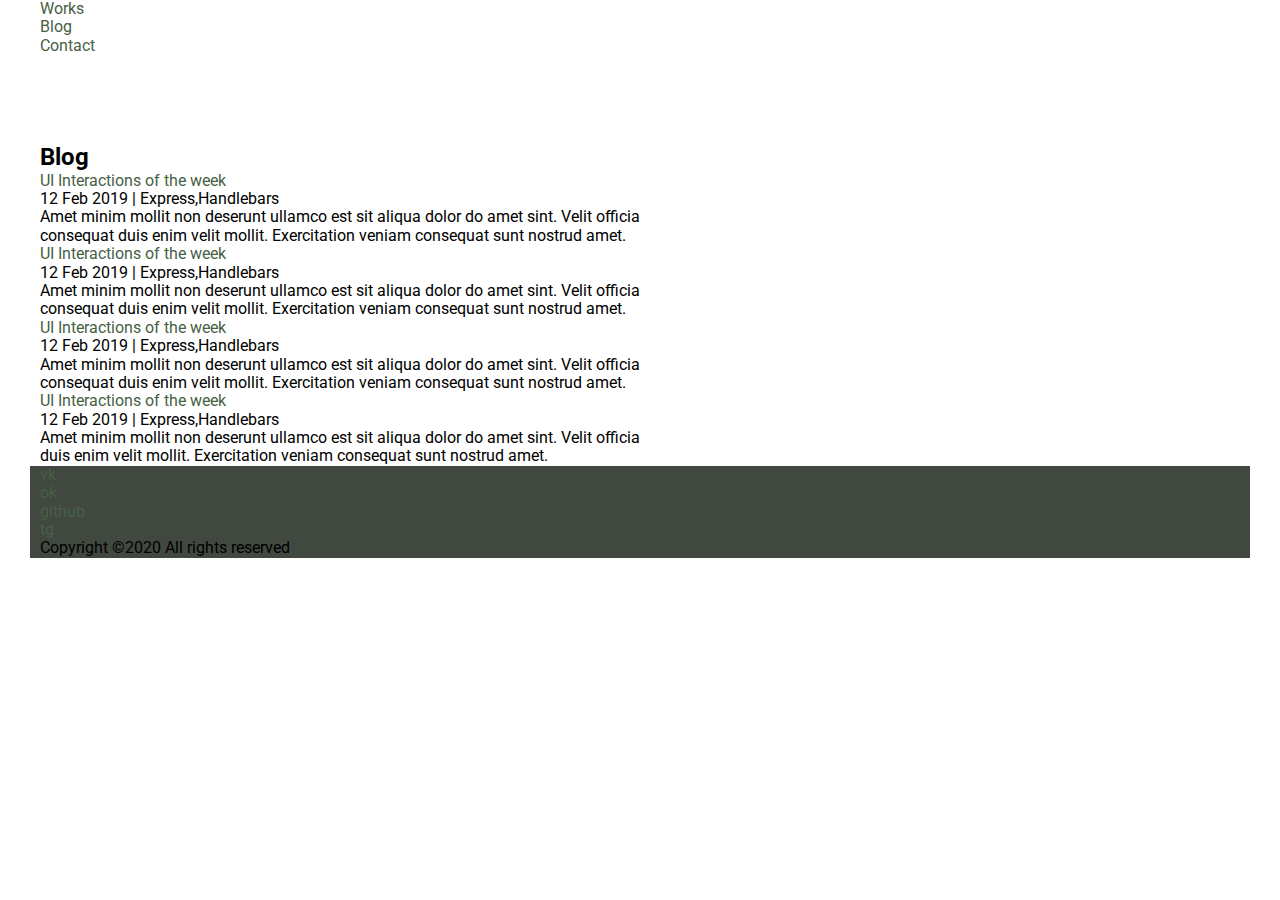
<file: blog.html>
<!DOCTYPE html>
<html lang="ru">
  <head>
    <meta charset="UTF-8" />
    <meta http-equiv="X-UA-Compatible" content="IE=edge" />
    <meta name="viewport" content="width=device-width, initial-scale=1.0" />
    <title>Razum</title>
    <link rel="preconnect" href="https://fonts.googleapis.com" />
    <link rel="preconnect" href="https://fonts.gstatic.com" crossorigin />
    <link
      href="https://fonts.googleapis.com/css2?family=Roboto:wght@400;500;700;900&display=swap"
      rel="stylesheet"
    />
    <link rel="stylesheet" href="css/normalize.css" />
    <link rel="stylesheet" href="css/style.css" />
  </head>
  <body>
    <div class="wrapper">
      <header class="header">
        <div class="container header__container">
          <nav class="nav">
            <ul class="nav_list">
              <li class="nav_item">
                <a href="work.html" class="nav_link">Works</a>
              </li>
              <li class="nav_item">
                <a href="blog.html" class="nav_link nav__blog">Blog</a>
              </li>
              <li class="nav_item">
                <a href="index.html" class="nav_link">Contact</a>
              </li>
            </ul>
          </nav>
          <div class="header__burger">
            <div class="header__burger-el"></div>
          </div>
        </div>
      </header>
      <main class="main">
        <div class="blog container">
          <h2 class="blog__title">Blog</h2>
          <article class="blog__article">
            <a href="#" class="blog__sub-title">UI Interactions of the week</a>
            <div class="blog__date">
              <span class="blog__date-el">12 Feb 2019 </span>
              <span class="blog__separator">|</span>
              <span class="blog__express">Express,Handlebars</span>
            </div>
            <div class="blog__text">
              Amet minim mollit non deserunt ullamco est sit aliqua dolor do
              amet sint. Velit officia <br />consequat duis enim velit mollit.
              Exercitation veniam consequat sunt nostrud amet.
            </div>
          </article>
          <article class="blog__article">
            <a href="#" class="blog__sub-title">UI Interactions of the week</a>
            <div class="blog__date">
              <span class="blog__date-el">12 Feb 2019 </span>
              <span class="blog__separator">|</span>
              <span class="blog__express">Express,Handlebars</span>
            </div>
            <div class="blog__text">
              Amet minim mollit non deserunt ullamco est sit aliqua dolor do
              amet sint. Velit officia <br />
              consequat duis enim velit mollit. Exercitation veniam consequat
              sunt nostrud amet.
            </div>
          </article>
          <article class="blog__article">
            <a href="#" class="blog__sub-title">UI Interactions of the week</a>
            <div class="blog__date">
              <span class="blog__date-el">12 Feb 2019 </span>
              <span class="blog__separator">|</span>
              <span class="blog__express">Express,Handlebars</span>
            </div>
            <div class="blog__text">
              Amet minim mollit non deserunt ullamco est sit aliqua dolor do
              amet sint. Velit officia <br />
              consequat duis enim velit mollit. Exercitation veniam consequat
              sunt nostrud amet.
            </div>
          </article>
          <article class="blog__article">
            <a href="#" class="blog__sub-title">UI Interactions of the week</a>
            <div class="blog__date">
              <span class="blog__date-el">12 Feb 2019 </span>
              <span class="blog__separator">|</span>
              <span class="blog__express">Express,Handlebars</span>
            </div>
            <div class="blog__text">
              Amet minim mollit non deserunt ullamco est sit aliqua dolor do
              amet sint. Velit officia <br />
              duis enim velit mollit. Exercitation veniam consequat sunt nostrud
              amet.
            </div>
          </article>
        </div>
      </main>
      <footer class="container footer">
        <ul class="footer__social-list">
          <li class="footer__social-item">
            <a href="#" class="footer__social-link vk">vk</a>
          </li>
          <li class="footer__social-item">
            <a href="#" class="footer__social-link ok">ok</a>
          </li>
          <li class="footer__social-item">
            <a href="#" class="footer__social-link github">github</a>
          </li>
          <li class="footer__social-item">
            <a href="#" class="footer__social-link tg">tg</a>
          </li>
        </ul>
        <div class="footer__copyright">Copyright ©2020 All rights reserved</div>
      </footer>
    </div>
  </body>
</html>
</file>
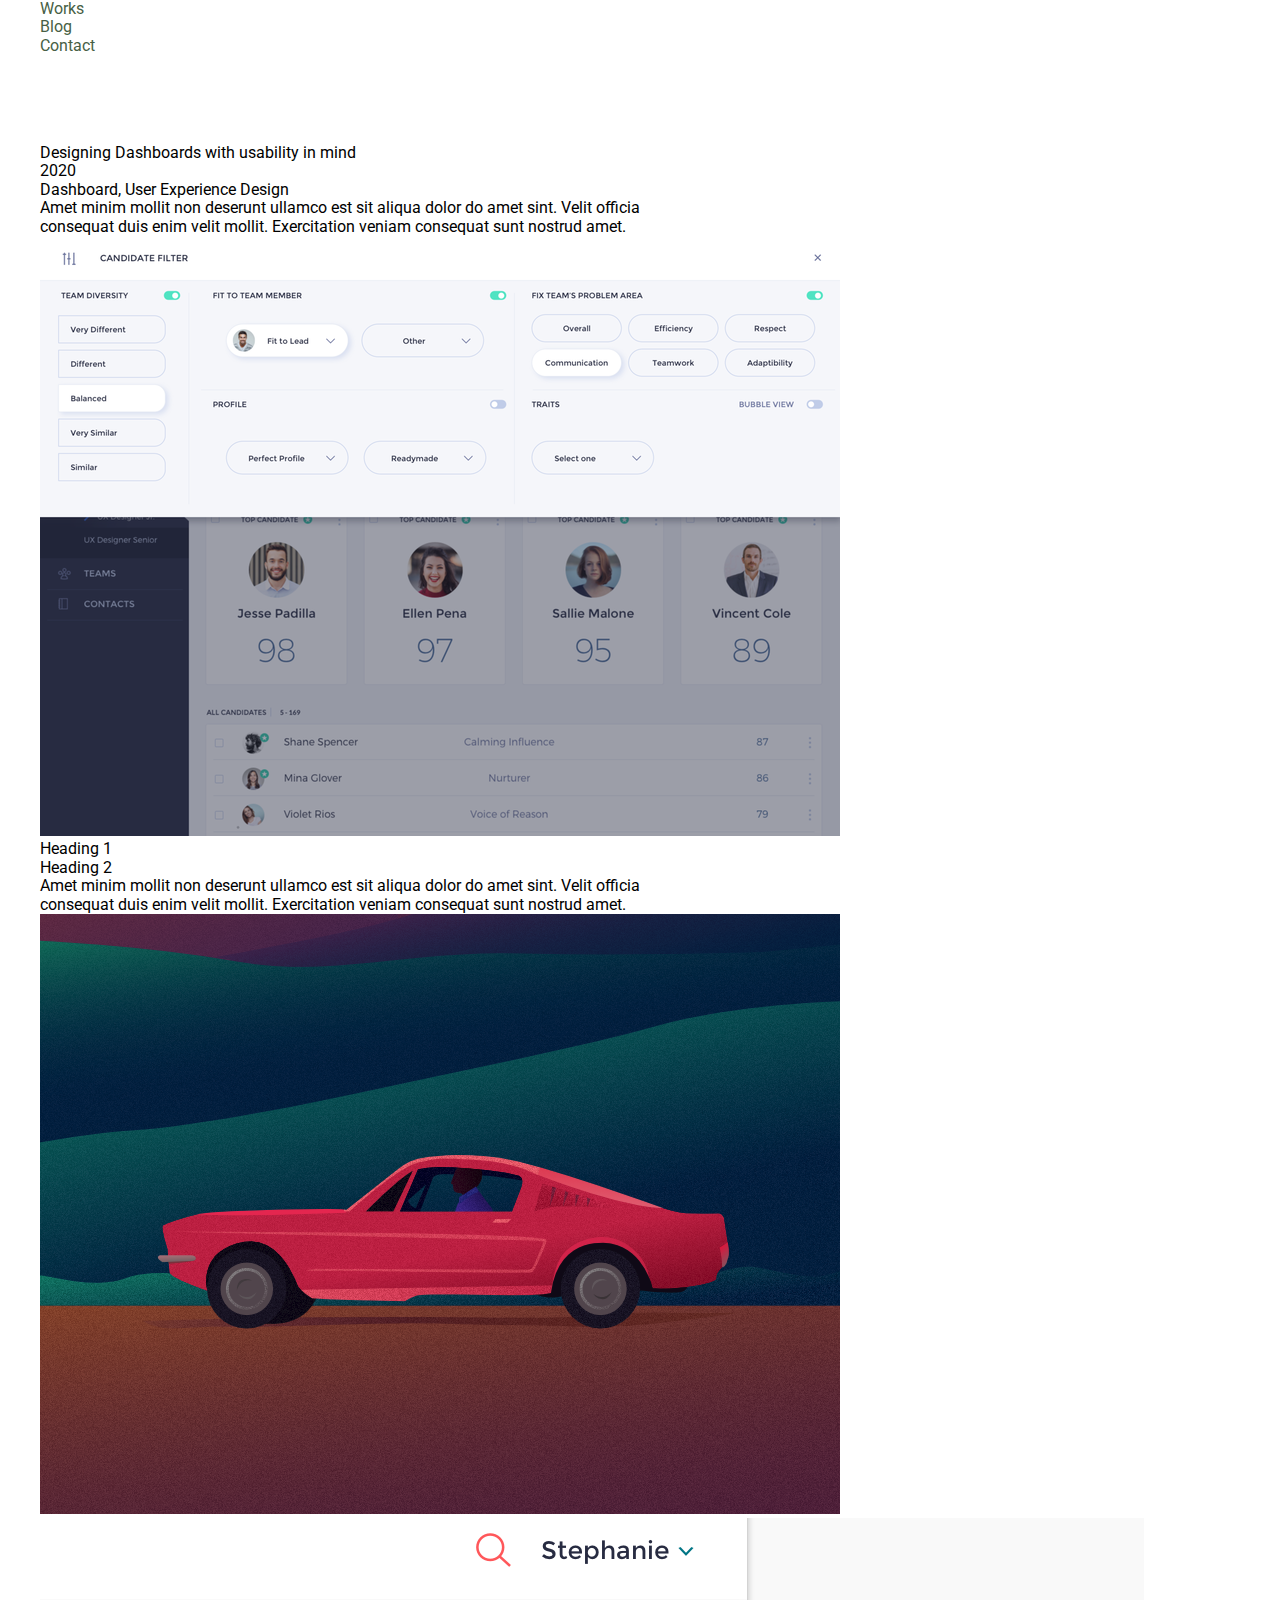
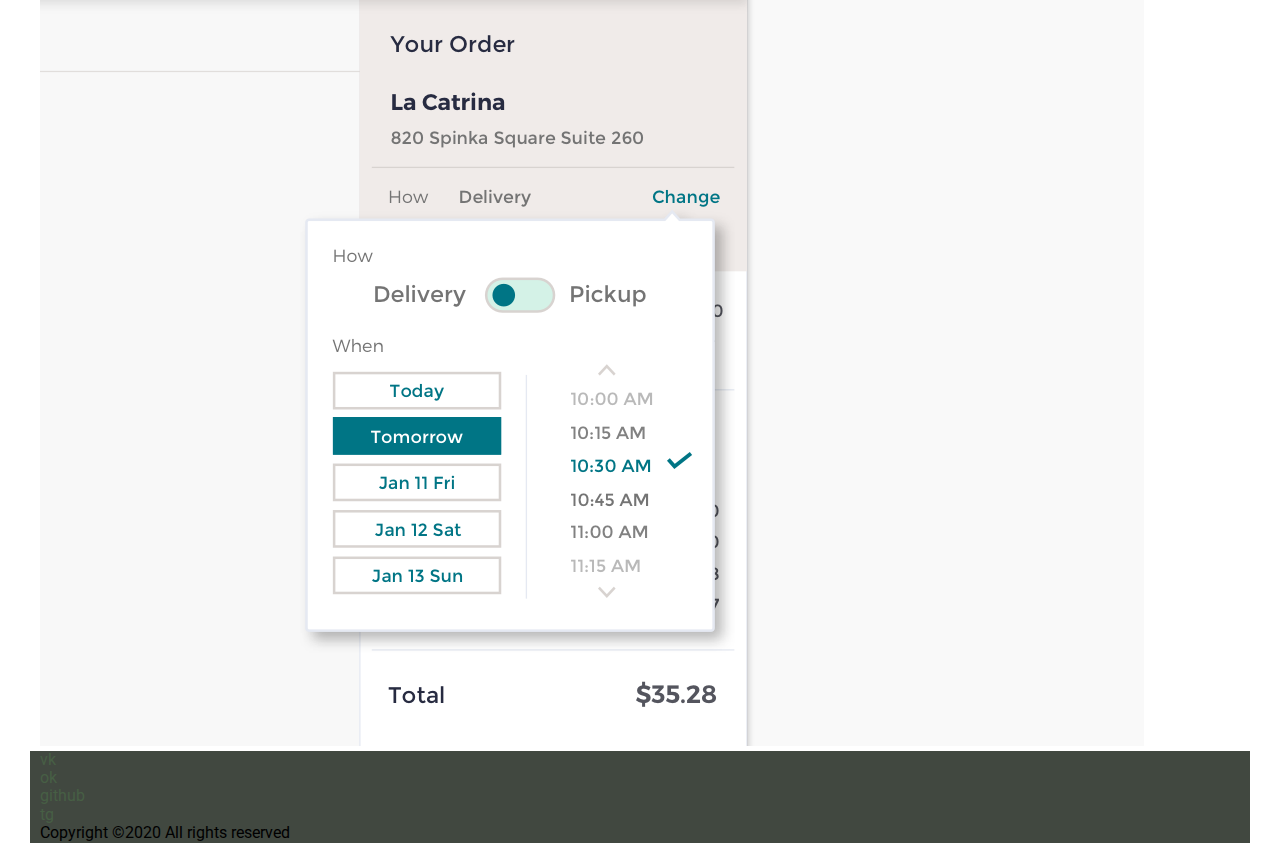
<file: work-detals.html>
<!DOCTYPE html>
<html lang="ru">
  <head>
    <meta charset="UTF-8" />
    <meta http-equiv="X-UA-Compatible" content="IE=edge" />
    <meta name="viewport" content="width=device-width, initial-scale=1.0" />
    <title>Razum</title>
    <link rel="preconnect" href="https://fonts.googleapis.com" />
    <link rel="preconnect" href="https://fonts.gstatic.com" crossorigin />
    <link
      href="https://fonts.googleapis.com/css2?family=Roboto:wght@400;500;700;900&display=swap"
      rel="stylesheet"
    />
    <link rel="stylesheet" href="css/normalize.css" />
    <link rel="stylesheet" href="css/style.css" />
  </head>
  <body>
    <div class="wrapper">
      <header class="header">
        <div class="container header__container">
          <nav class="nav">
            <ul class="nav_list">
              <li class="nav_item">
                <a href="work.html" class="nav_link work-link">Works</a>
              </li>
              <li class="nav_item">
                <a href="blog.html" class="nav_link">Blog</a>
              </li>
              <li class="nav_item">
                <a href="index.html" class="nav_link">Contact</a>
              </li>
            </ul>
          </nav>
          <div class="header__burger">
            <div class="header__burger-el"></div>
          </div>
        </div>
      </header>
      <main class="main">
        <div class="container">
          <div class="w-d">
            <div class="w-d__title">
              Designing Dashboards with
              usability in mind
            </div>
            <div class="work__subtitle">
              <div class="w-d__date">2020</div>
              <div class="w-d__category">Dashboard, User Experience Design</div>
            </div>
            <div class="w-d__text">
              Amet minim mollit non deserunt ullamco est sit aliqua dolor do amet sint. Velit officia <br>
              consequat duis enim velit mollit. Exercitation veniam consequat sunt nostrud amet.
            </div>
            <div class="w-d__img-wrap">
              <img src="img/6.png" alt="img" class="w-d__img">
            </div>
          </div>
          <div class="heading">
            <div class="heading__title">Heading 1</div>
            <div class="heading__subtitle">Heading 2</div>
            <div class="heading__text">
              Amet minim mollit non deserunt ullamco est sit aliqua dolor do amet sint. Velit officia <br>
              consequat duis enim velit mollit. Exercitation veniam consequat sunt nostrud amet.
            </div>
            <div class="heading__img-wrap">
              <img src="img/7.png" alt="img" class="w-d__img heading__img">
              <img src="img/8.png" alt="img" class="w-d__img heading__img">
            </div>
          </div>
        </div>
      </main>
      <footer class="container footer">
        <ul class="footer__social-list">
          <li class="footer__social-item">
            <a href="#" class="footer__social-link vk">vk</a>
          </li>
          <li class="footer__social-item">
            <a href="#" class="footer__social-link ok">ok</a>
          </li>
          <li class="footer__social-item">
            <a href="#" class="footer__social-link github">github</a>
          </li>
          <li class="footer__social-item">
            <a href="#" class="footer__social-link tg">tg</a>
          </li>
        </ul>
        <div class="footer__copyright">Copyright ©2020 All rights reserved</div>
      </footer>
    </div>
  </body>
</html>
</file>
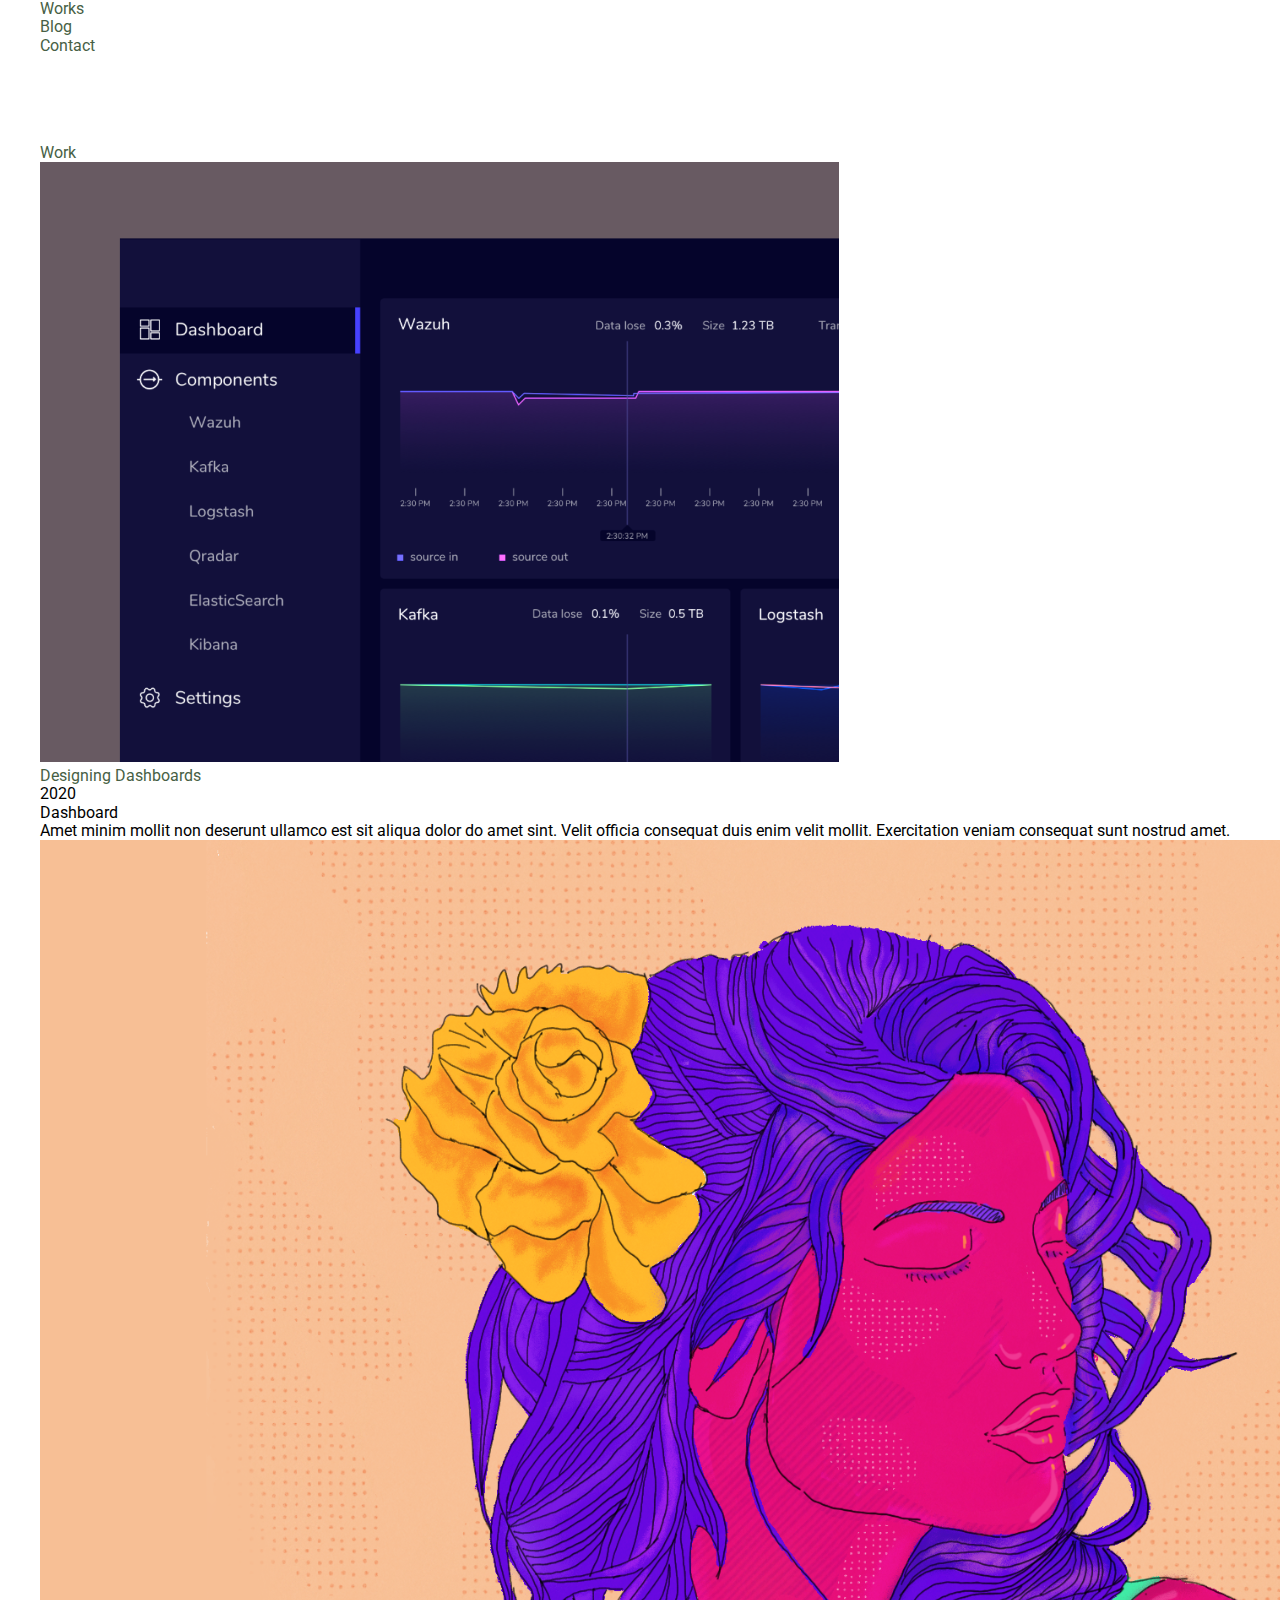
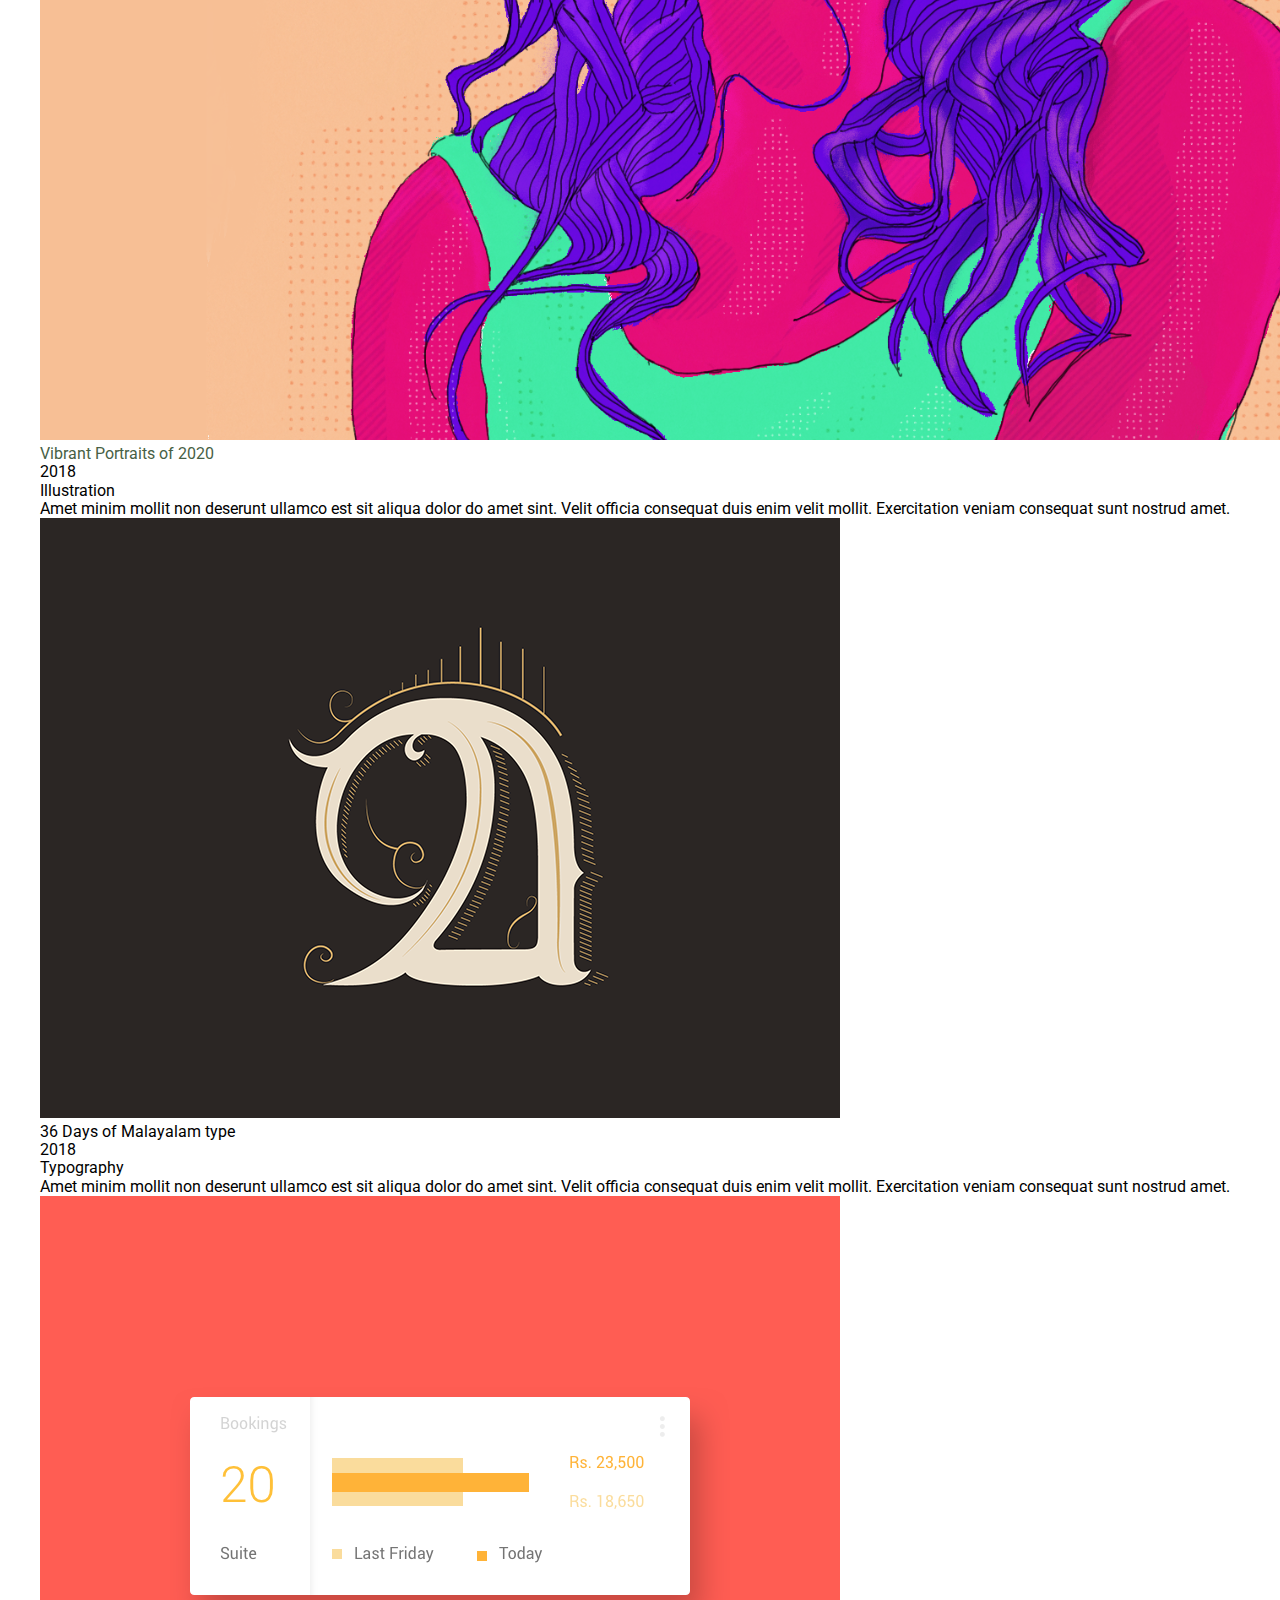
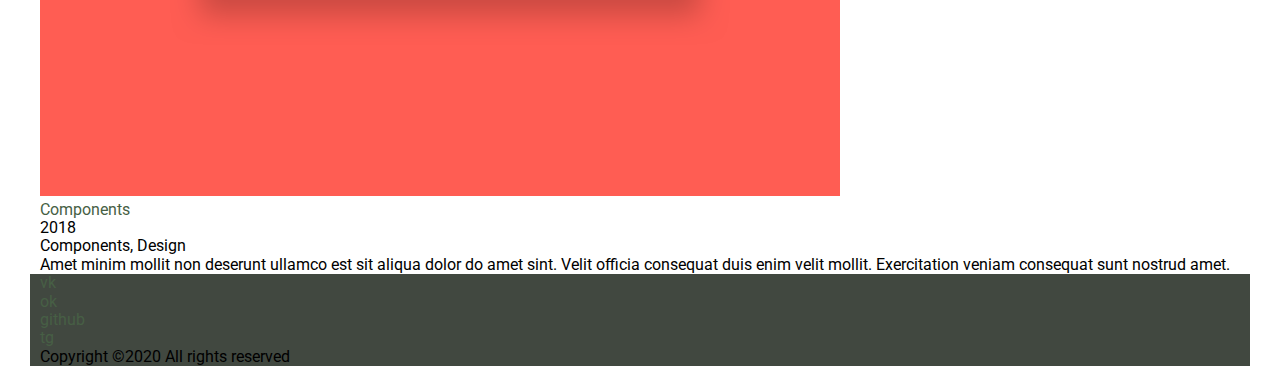
<file: work.html>
<!DOCTYPE html>
<html lang="ru">
  <head>
    <meta charset="UTF-8" />
    <meta http-equiv="X-UA-Compatible" content="IE=edge" />
    <meta name="viewport" content="width=device-width, initial-scale=1.0" />
    <title>Razum</title>
    <link rel="preconnect" href="https://fonts.googleapis.com" />
    <link rel="preconnect" href="https://fonts.gstatic.com" crossorigin />
    <link
      href="https://fonts.googleapis.com/css2?family=Roboto:wght@400;500;700;900&display=swap"
      rel="stylesheet"
    />
    <link rel="stylesheet" href="css/normalize.css" />
    <link rel="stylesheet" href="css/style.css" />
  </head>
  <body>
    <div class="wrapper">
      <header class="header">
        <div class="container header__container">
          <nav class="nav">
            <ul class="nav_list">
              <li class="nav_item">
                <a href="work.html" class="nav_link work-link">Works</a>
              </li>
              <li class="nav_item">
                <a href="blog.html" class="nav_link">Blog</a>
              </li>
              <li class="nav_item">
                <a href="index.html" class="nav_link">Contact</a>
              </li>
            </ul>
          </nav>
          <div class="header__burger">
            <div class="header__burger-el"></div>
          </div>
        </div>
      </header>
      <main class="main">
        <div class="container">
          <a href="work-detals.html" class="work-title">Work</a>
          <div class="featured__work">
            <article class="work">
              <div class="work__img-wrap">
                <img src="img/works/1.png" alt="img" class="work__img" />
              </div>
              <div class="work-info">
                <a href="work-detals.html" class="work__title">Designing Dashboards</a>
                <div class="work__subtitle">
                  <div class="work__date">2020</div>
                  <div class="work__category">Dashboard</div>
                </div>
                <div class="work__text">
                  Amet minim mollit non deserunt ullamco est sit aliqua dolor
                  do amet sint. Velit officia consequat duis enim velit
                  mollit. Exercitation veniam consequat sunt nostrud amet.
                </div>
              </div>
            </article>
            <article class="work">
              <div class="work__img-wrap">
                <img src="img/works/2.png" alt="img" class="work__img" />
              </div>
              <div class="work-info">
                <a href="work-detals.html" class="work__title">Vibrant Portraits of 2020</a>
                <div class="work__subtitle">
                  <div class="work__date">2018</div>
                  <div class="work__category">Illustration</div>
                </div>
                <div class="work__text">
                  Amet minim mollit non deserunt ullamco est sit aliqua dolor
                  do amet sint. Velit officia consequat duis enim velit
                  mollit. Exercitation veniam consequat sunt nostrud amet.
                </div>
              </div>
            </article>
            <article class="work">
              <div class="work__img-wrap">
                <img src="img/works/3.png" alt="img" class="work__img" />
              </div>
              <div class="work-info">
                <div class="work__title">36 Days of Malayalam type</div>
                <div class="work__subtitle">
                  <div class="work__date">2018</div>
                  <div class="work__category">Typography</div>
                </div>
                <div class="work__text">
                  Amet minim mollit non deserunt ullamco est sit aliqua dolor
                  do amet sint. Velit officia consequat duis enim velit
                  mollit. Exercitation veniam consequat sunt nostrud amet.
                </div>
              </div>
            </article>
            <article class="work">
              <div class="work__img-wrap">
                <img src="img/works/4.png" alt="img" class="work__img" />
              </div>
              <div class="work-info">
                <a href="work-detals.html" class="work__title">Components</a>
                <div class="work__subtitle">
                  <div class="work__date">2018</div>
                  <div class="work__category">Components, Design</div>
                </div>
                <div class="work__text">
                  Amet minim mollit non deserunt ullamco est sit aliqua dolor
                  do amet sint. Velit officia consequat duis enim velit
                  mollit. Exercitation veniam consequat sunt nostrud amet.
                </div>
              </div>
            </article>
          </div>
        </div>
      </main>
      <footer class="container footer">
        <ul class="footer__social-list">
          <li class="footer__social-item">
            <a href="#" class="footer__social-link vk">vk</a>
          </li>
          <li class="footer__social-item">
            <a href="#" class="footer__social-link ok">ok</a>
          </li>
          <li class="footer__social-item">
            <a href="#" class="footer__social-link github">github</a>
          </li>
          <li class="footer__social-item">
            <a href="#" class="footer__social-link tg">tg</a>
          </li>
        </ul>
        <div class="footer__copyright">Copyright ©2020 All rights reserved</div>
      </footer>
    </div>
  </body>
</html>
</file>
<file: css/style.css>
* {
  box-sizing: border-box;
}

html,
body {
  margin: 0;
  height: 100%;
  width: 100%;
}

h1,
h2 {
  margin: 0;
  padding: 0;
}

ul,
li {
  margin: 0;
  padding: 0;
  list-style: none;
}

a {
  text-decoration: none;
  color: #475f45;
}

.wrapper {
  min-height: 100%;
  overflow: hidden;
  font-family: "Roboto", sans-serif;
}

.container {
  max-width: 1220px;
  margin: 0 auto;
  padding: 0 10px;
}

.section {
  min-height: 100vh;
}

.title {
  font-family: "Libre Baskerville";
  font-style: normal;
  font-weight: 400;
  font-size: 57px;
  line-height: 110%;
  text-transform: capitalize;
  color: #343d33;
}

.subtitle {
  font-family: "Libre Baskerville", serif;
  font-style: normal;
  font-weight: 400;
  font-size: 45px;
  line-height: 110%;
  text-transform: capitalize;
}
.header {
  height: 88px;
  margin-bottom: 56px;
}
.header__content {
  display: flex;
  justify-content: space-between;
}
.logo {
  display: flex;
  padding-top: 14px;
}
.logo__img {
  width: 59px;
  height: 59px;
  margin-right: 14px;
}
.logo__text {
  margin: 5px 0;
}
.logo__title {
  font-weight: 500;
  font-size: 23px;
  text-transform: uppercase;
  padding-bottom: 3px;
}
.logo__subtitle {
  font-style: italic;
  font-weight: 400;
  font-size: 15px;
}
.nav__list {
  width: 796px;
  display: flex;
  justify-content: space-between;
  padding-top: 22px;
}
.nav__item {
  font-weight: 700;
  font-size: 14px;
  text-transform: uppercase;
  padding-top: 15px;
}
.nav__item--border {
  border: #475f45 solid 2px;
  padding: 15px 30px;
}
.header__burger {
  width: 30px;
  height: 20px;
  display: none;
  align-items: center;
}
.header__burger-el {
  height: 2px;
  width: 100%;
  background-color: #21243d;
  position: relative;
}
.header__burger-el::before,
.header__burger-el::after {
  content: "";
  height: 2px;
  width: 100%;
  background-color: #21243d;
  position: absolute;
}
.header__burger-el::before {
  top: -9px;
}
.header__burger-el::after {
  bottom: -9px;
}

@media (max-width: 768px) {
  .nav {
    display: none;
  }
  .header__burger {
    display: flex;
    margin-right: 28px;
    margin-top: 28px;
  }
}

.hero__content {
  display: flex;
  align-items: center;
}
.hero__info-content {
  margin-right: 184px;
  width: 528px;
}
.hero__desc {
  font-weight: 300;
  font-size: 25px;
  text-transform: capitalize;
  color: #414840;
  padding-bottom: 52px;
}
.btn {
  padding: 20px 40px;
  font-weight: 700;
  font-size: 14px;
  text-transform: uppercase;
  color: #475f45;
  border: #475f45 solid 2px;
}
.btn--active {
  margin-right: 16px;
  background-color: #475f45;
  color: #ffffff;
}
.hero__img-wrap {
  padding: 6px;
  border-radius: 40% 40% 0 0;
  overflow: hidden;
  border: 4px solid #a4a4a4;
}
.hero__img {
  border-radius: 40% 40% 0 0;
}

@media (max-width: 768px) {
  .hero__content {
    flex-wrap: wrap;
    display: flex;
    justify-content: center;
  }
  .hero__info-content {
    display: flex;
    flex-wrap: wrap;
    justify-content: center;
    margin-left: 143px;
    margin-bottom: 64px;
  }
  .hero__desc {
    width: 471px;
    padding-top: 24px;
    padding-bottom: 32px;
    font-weight: 300;
    font-size: 22px;
    text-align: center;
    margin: 0 auto;
  }
  .hero__title {
    text-align: center;
  }
  .hero__img-wrap {
    margin-bottom: 70px;
  }
  .hero__img {
    width: 265px;
    height: 368px;
  }
}

.about {
  background-color: #343d33;
}
.about__container {
  display: flex;
  flex-wrap: wrap;
  padding-top: 102px;
}
.about__top-img {
  margin-right: 89px;
  margin-bottom: 80px;
}
.about__top-pic {
  height: 354px;
}
.about__desc {
  max-width: 420px;
  color: #ffffff;
}
.about__info {
  font-weight: 400;
  font-size: 20px;
  line-height: 150%;
  padding: 32px 0;
}
.btn--white {
  color: #ffffff;
  border: 2px solid #ffffff;
}
.about__bottom-img-wrap {
  height: 100%;
}

@media (max-width: 768px) {
  .about__container {
    max-width: 534px;
    padding-top: 96px;
  }
  .about__top-img {
    margin-bottom: 40px;
  }
  .about__top-pic {
    height: 354px;
    width: 534px;
  }
  .about__desc {
    order: 1;
    margin-bottom: 88px;
  }
  .about__bottom-img-wrap {
    margin-bottom: 60px;
  }
  .about__bottom-img {
    width: 534px;
    height: 211px;
  }
}

.news__subtitle {
  padding-top: 102px;
  color: #343d33;
}
.news__link {
  display: flex;
  font-weight: 700;
  font-size: 14px;
  color: #475f45;
  text-transform: uppercase;
  letter-spacing: 0.15em;
  margin-bottom: 52px;
  margin-top: 16px;
}
.news__link::before {
  content: "";
  box-sizing: border-box;
  display: block;
  height: 0;
  width: 131px;
  border-bottom: 2px solid rgba(71, 95, 69, 0.4);
  margin-right: 20px;
}
.news__link::after {
  content: "";
  box-sizing: border-box;
  display: block;
  width: 24px;
  height: 24px;
  margin-left: 12px;
  background-image: url(../img/icon/arrow-right.svg);
  background-repeat: no-repeat;
  background-position: center;
  background-size: contain;
}
.news__content {
  display: flex;
}
.news__item--big {
  margin-top: 50px;
  width: 519px;
  margin-right: 50px;
}
.news__img {
  width: 520px;
  height: 333px;
}
.news__item-desc {
  padding-top: 20px;
}
.news__item-title {
  font-family: "Libre Baskerville";
  font-weight: 400;
  font-size: 23px;
  color: #475f45;
  padding-bottom: 12px;
}
.news__item-text {
  font-weight: 400;
  font-size: 16px;
  line-height: 150%;
  color: #414840;
}
.news__item-date {
  padding-top: 12px;
  font-style: italic;
  font-weight: 400;
  font-size: 16px;
  color: #343d33;
}
.news__list {
  height: 630px;
  margin-top: 32px;
}
.news__img-wrap-s {
  overflow: hidden;
}
.news__img-s {
  width: 236px;
  height: 151px;
  object-fit: cover;
  object-position: center;
}
.news__item {
  display: flex;
}
.news__item-desc {
  flex: 1;
  padding-left: 20px;
}
.news__item {
  border-bottom: 1px solid #c4c4c4;
  padding-bottom: 20px;
  padding-top: 20px;
}
.news__item:last-child {
  border: none;
  padding-bottom: 0;
}

@media (max-width: 768px) {
  .news__content {
    flex-wrap: wrap;
  }
  .news__subtitle {
    padding-top: 65px;
  }
  .news__item--big {
    width: 696px;
    display: flex;
  } 
  .news__item-text {
    min-width: 280px;
  }
  .news__img {
    width: 392px;
    height: 251px;
  } 
}

.footer {
  background: #414840;
}
.footer__container {
  justify-content: space-between;
  display: flex;
  color: #ffffff;
  padding-top: 48px;
  padding-bottom: 60px;
}
.footer__info {
  padding-top: 20px;
  width: 269px;
}
.footer__subtitle {
  font-family: "Libre Baskerville";
  font-style: normal;
  font-weight: 400;
  font-size: 16px;
  text-transform: capitalize;
  padding-bottom: 20px;
}
.footer__nav-item {
  padding-bottom: 10px;
}
.footer__nav-link {
  text-decoration: none;
  color: #ffffff;
  font-weight: 400;
  font-size: 14px;
}
.social__list {
  display: flex;
}
.social__item {
  margin-right: 32px;
  width: 24px;
  height: 24px;
}
.social__link {
  display: block;
  width: 100%;
  height: 100%;
  background-repeat: no-repeat;
  background-position: center;
  background-size: contain;
  font-size: 0;
}
.twitter {
  background-image: url(../img/icon/twitter.svg);
}
.fb {
  background-image: url(../img/icon/facebook.svg);
}
.in {
  background-image: url(../img/icon/linkedin.svg);
}
.mail {
  background-image: url(../img/icon/mail.svg);
}
.footer__bottom {
  background-color: #343d33;
  height: 80px;
  width: 100%;
  color: #ffffff;
  display: flex;
  justify-content: center;
  align-items: center;
}
</file>
